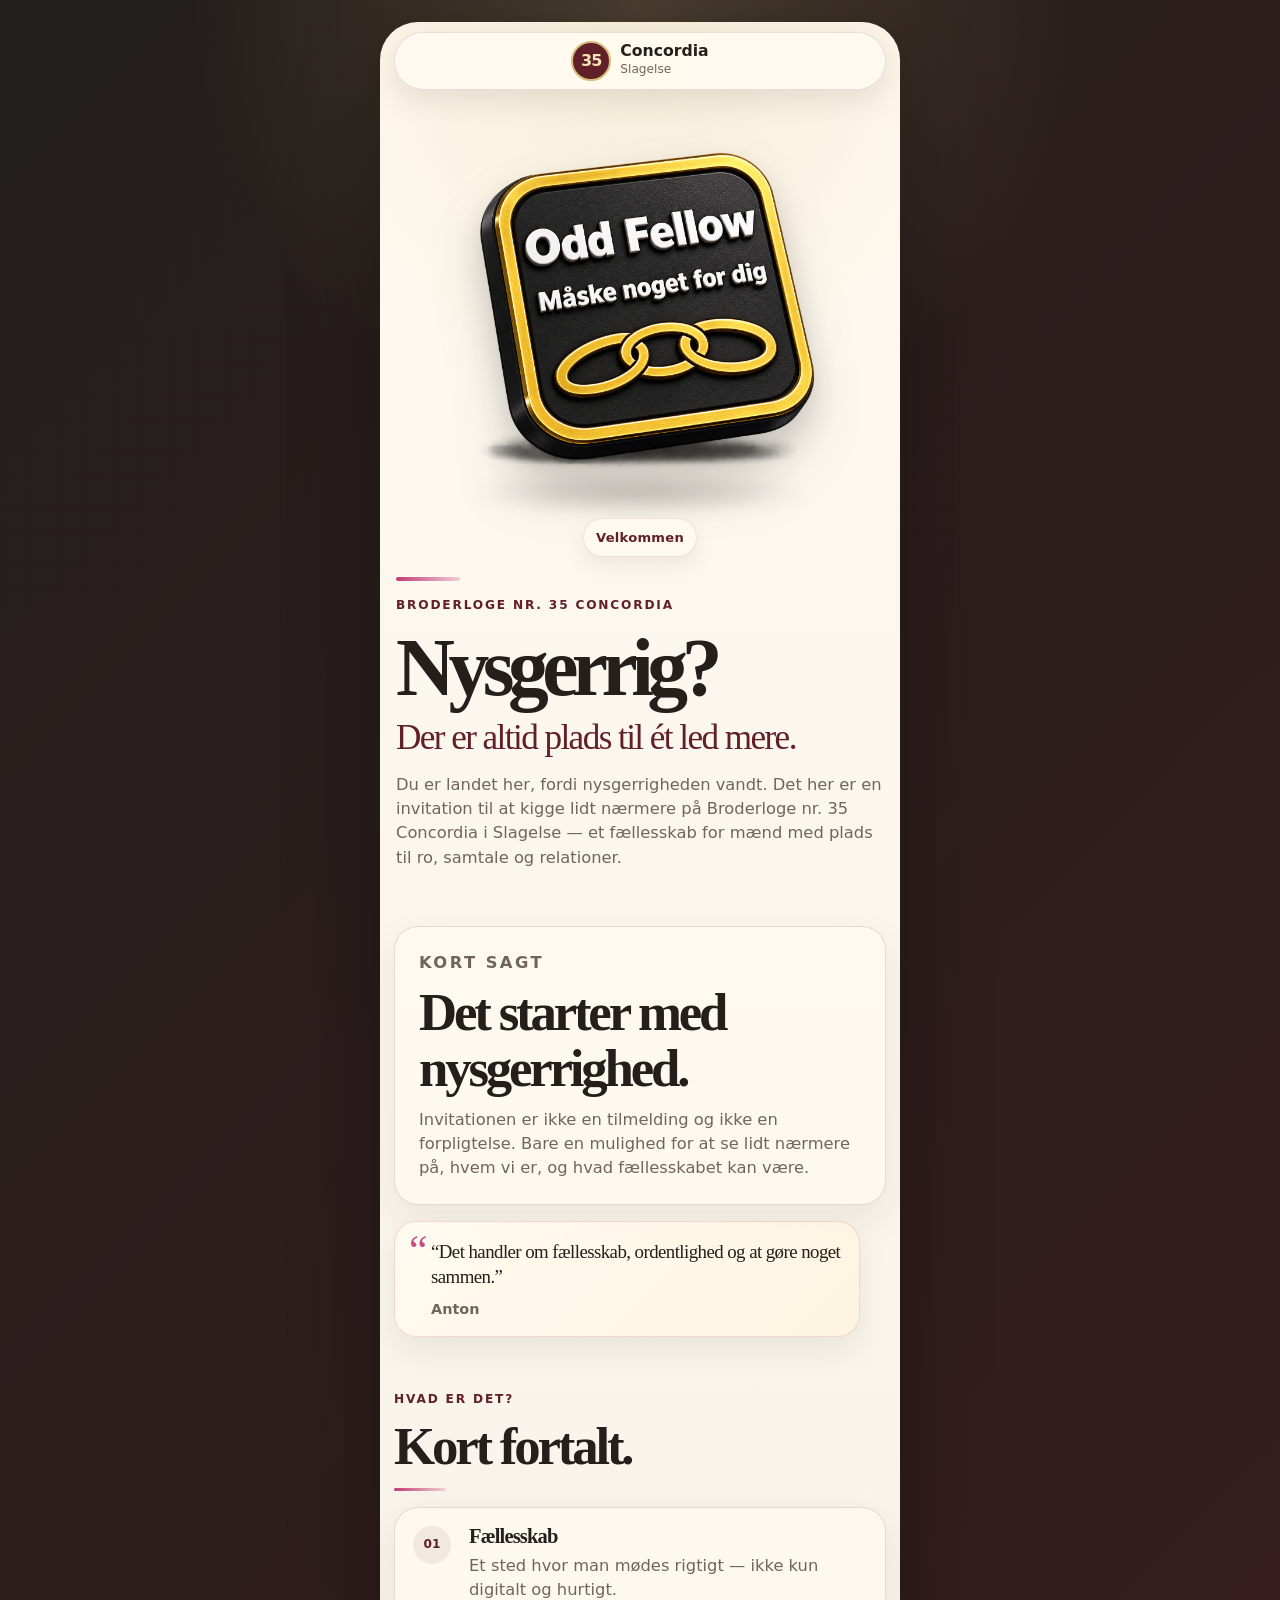
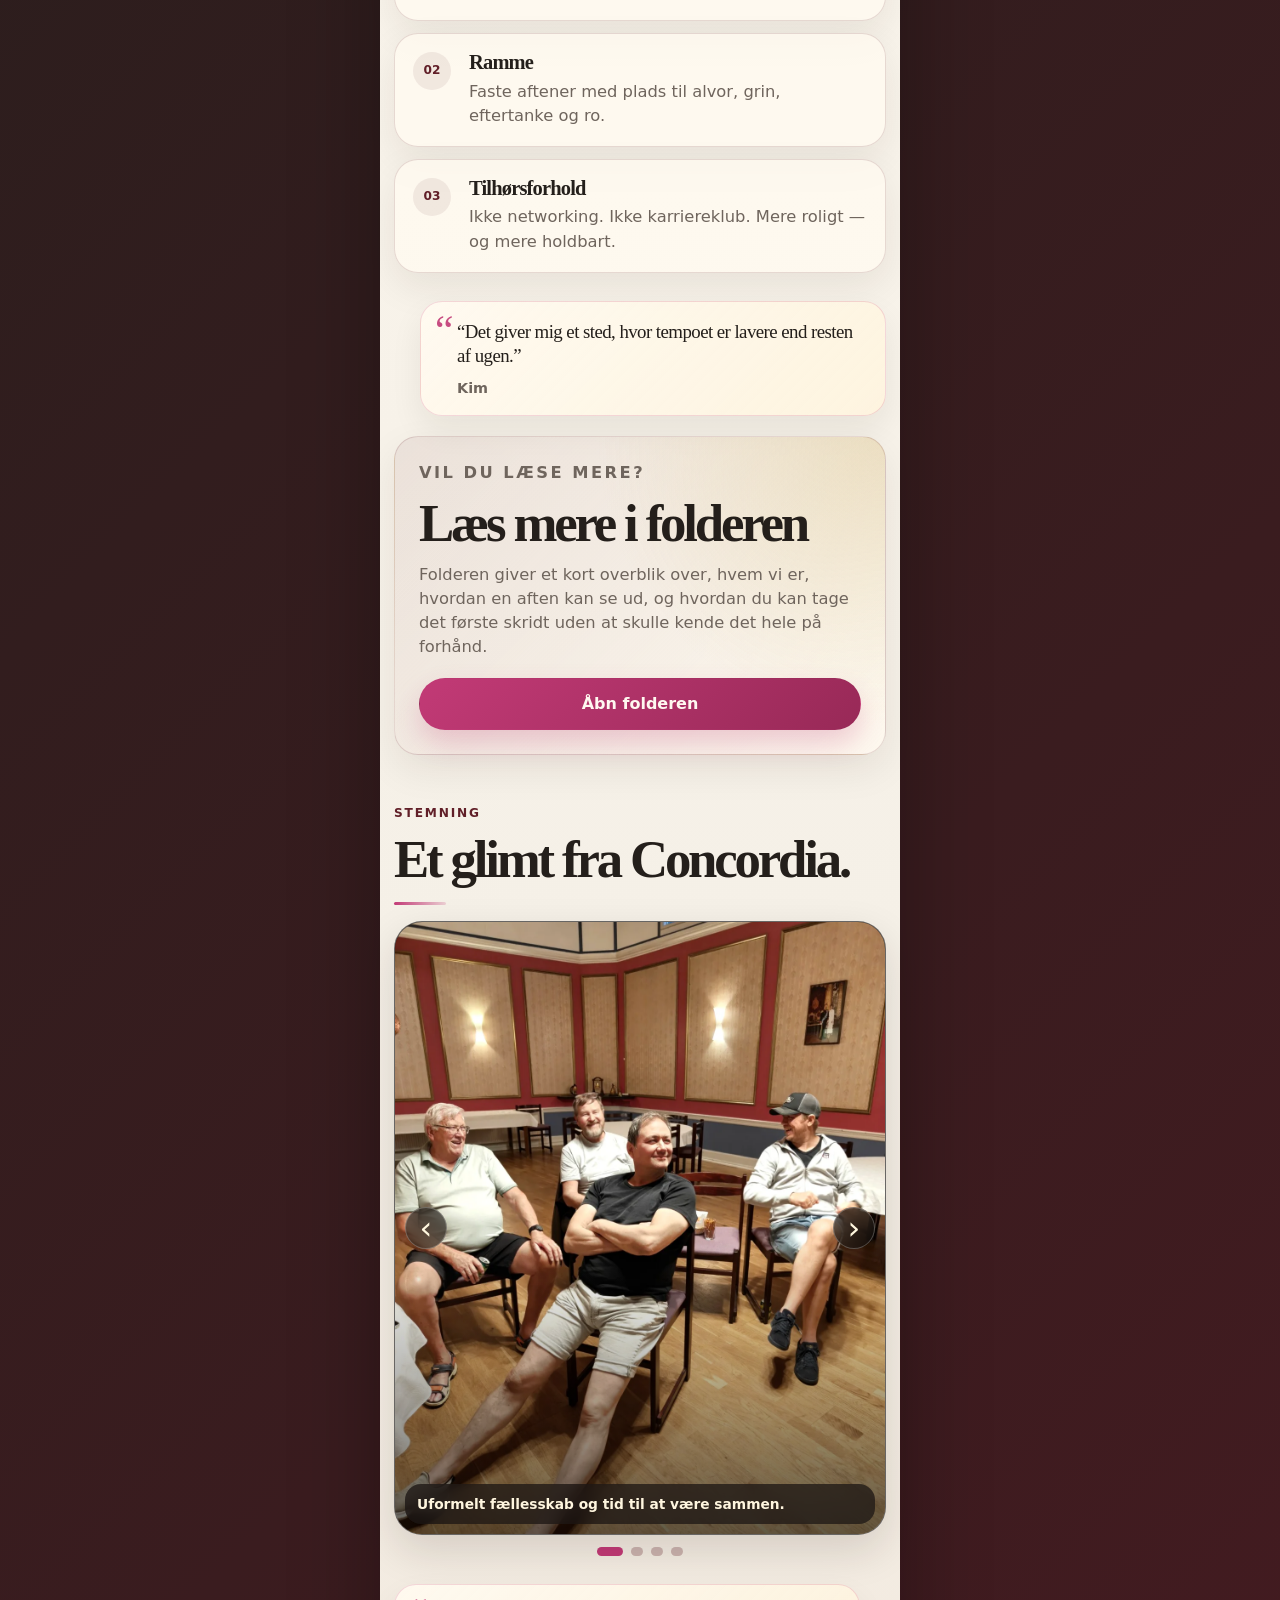
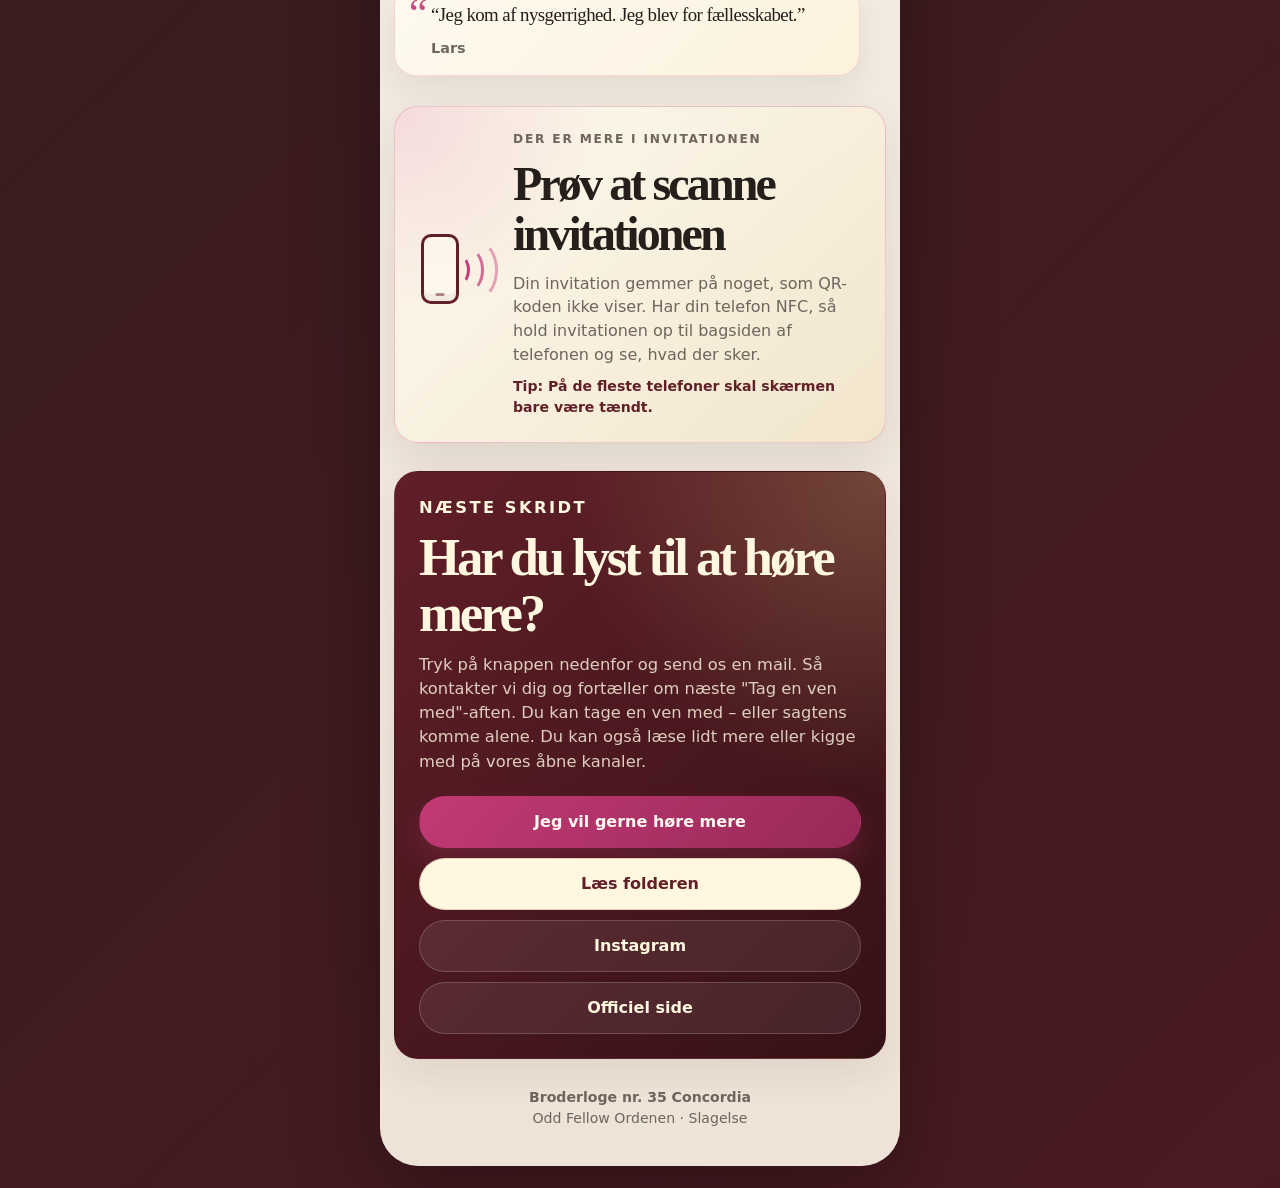
<file: index.html>
<!doctype html>
<html lang="da">
<head>
  <meta charset="utf-8" />
  <meta name="viewport" content="width=device-width, initial-scale=1, viewport-fit=cover" />
  <title>Nysgerrig? · 35 Concordia</title>
  <meta name="description" content="En invitation fra Broderloge nr. 35 Concordia i Slagelse. Der er altid plads til ét led mere." />
  <meta name="theme-color" content="#c23a76" />
  <meta property="og:title" content="Nysgerrig? · 35 Concordia" />
  <meta property="og:description" content="En invitation til at lære Broderloge nr. 35 Concordia i Slagelse lidt bedre at kende." />
  <meta property="og:image" content="assets/invitation.png" />
  <link rel="icon" href="assets/favicon.svg" type="image/svg+xml" />
  <link rel="stylesheet" href="styles.css" />
</head>
<body>
  <!--
    Landingsside til QR-koden på Concordias 3D-printede invitation.

    Hero-billedet ligger i /assets/invitation.png.

    Rediger links her:
    Folder: https://concordia35.github.io/Folder/
    Kontaktmail: info35@concordia.oddfellow.dk
  -->

  <div class="page-shell">
    <header class="topbar" aria-label="Topmenu">
      <a class="brand" href="#top" aria-label="Til toppen">
        <span class="brand-mark">35</span>
        <span>
          <strong>Concordia</strong>
          <small>Slagelse</small>
        </span>
      </a>
    </header>

    <main id="top">
      <section class="hero">
        <div class="invitation-card reveal">
          <img src="assets/invitation.png" alt="3D-printet invitation fra Broderloge nr. 35 Concordia" fetchpriority="high" />
          <div class="invitation-label">
            <span>Velkommen</span>
          </div>
        </div>

        <div class="hero-copy reveal">
          <p class="eyebrow">Broderloge nr. 35 Concordia</p>
          <h1>Nysgerrig?</h1>
          <p class="lead">Der er altid plads til ét led mere.</p>
          <p class="intro">
            Du er landet her, fordi nysgerrigheden vandt. Det her er en invitation til at kigge lidt nærmere på Broderloge nr. 35 Concordia i Slagelse — et fællesskab for mænd med plads til ro, samtale og relationer.
          </p>
        </div>
      </section>

      <section class="quick-card reveal" aria-labelledby="kort-sagt">
        <p class="eyebrow">Kort sagt</p>
        <h2 id="kort-sagt">Det starter med nysgerrighed.</h2>
        <p>
          Invitationen er ikke en tilmelding og ikke en forpligtelse. Bare en mulighed for at se lidt nærmere på, hvem vi er, og hvad fællesskabet kan være.
        </p>
      </section>

      <aside class="pull-quote reveal pull-quote-left" aria-label="Citat fra en broder">
        <p>“Det handler om fællesskab, ordentlighed og at gøre noget sammen.”</p>
        <span>Anton</span>
      </aside>

      <section class="info-section reveal" aria-labelledby="hvad-er-det">
        <div class="section-title">
          <p class="eyebrow">Hvad er det?</p>
          <h2 id="hvad-er-det">Kort fortalt.</h2>
        </div>
        <div class="info-list" aria-label="Tre korte beskrivelser">
          <article class="mini-card">
            <span>01</span>
            <div>
              <h3>Fællesskab</h3>
              <p>Et sted hvor man mødes rigtigt — ikke kun digitalt og hurtigt.</p>
            </div>
          </article>
          <article class="mini-card">
            <span>02</span>
            <div>
              <h3>Ramme</h3>
              <p>Faste aftener med plads til alvor, grin, eftertanke og ro.</p>
            </div>
          </article>
          <article class="mini-card">
            <span>03</span>
            <div>
              <h3>Tilhørsforhold</h3>
              <p>Ikke networking. Ikke karriereklub. Mere roligt — og mere holdbart.</p>
            </div>
          </article>
        </div>
      </section>

      <aside class="pull-quote reveal pull-quote-right" aria-label="Citat fra en broder">
        <p>“Det giver mig et sted, hvor tempoet er lavere end resten af ugen.”</p>
        <span>Kim</span>
      </aside>

      <section id="folder" class="folder-card reveal" aria-labelledby="folder-title">
        <div>
          <p class="eyebrow">Vil du læse mere?</p>
          <h2 id="folder-title">Læs mere i folderen</h2>
          <p>
            Folderen giver et kort overblik over, hvem vi er, hvordan en aften kan se ud, og hvordan du kan tage det første skridt uden at skulle kende det hele på forhånd.
          </p>
        </div>
        <a class="btn primary" href="https://concordia35.github.io/Folder/">Åbn folderen</a>
      </section>

      <section class="slideshow-section reveal" aria-labelledby="stemning">
        <div class="section-title">
          <p class="eyebrow">Stemning</p>
          <h2 id="stemning">Et glimt fra Concordia.</h2>
        </div>

        <div class="slideshow" aria-roledescription="slideshow" aria-label="Stemningsbilleder fra Concordia">
          <figure class="slide is-active brothers-slide">
            <img src="assets/atmosphere-brothers.webp" alt="Brødre samlet i afslappede omgivelser" loading="lazy" decoding="async" />
            <figcaption>Uformelt fællesskab og tid til at være sammen.</figcaption>
          </figure>
          <figure class="slide billiard-slide">
            <img src="assets/atmosphere-billiard.webp" alt="Billard i logens rammer" loading="lazy" decoding="async" />
            <figcaption>Aktiviteter, gode grin og uformelt samvær.</figcaption>
          </figure>
          <figure class="slide guitar-slide">
            <img src="assets/atmosphere-guitar.webp" alt="Musik og samvær ved et bord i logen" loading="lazy" decoding="async" />
            <figcaption>Stemning, tradition og nærvær.</figcaption>
          </figure>
          <figure class="slide hall-slide">
            <img src="assets/atmosphere-hall.webp" alt="Brødre samlet i logesalen" loading="lazy" decoding="async" />
            <figcaption>En fast ramme omkring aftenen.</figcaption>
          </figure>

          <button class="slide-btn prev" type="button" aria-label="Forrige billede">‹</button>
          <button class="slide-btn next" type="button" aria-label="Næste billede">›</button>
        </div>

        <div class="dots" aria-label="Vælg billede">
          <button type="button" class="dot is-active" aria-label="Vis billede 1"></button>
          <button type="button" class="dot" aria-label="Vis billede 2"></button>
          <button type="button" class="dot" aria-label="Vis billede 3"></button>
          <button type="button" class="dot" aria-label="Vis billede 4"></button>
        </div></section>

      <aside class="pull-quote reveal pull-quote-left" aria-label="Citat fra en broder">
        <p>“Jeg kom af nysgerrighed. Jeg blev for fællesskabet.”</p>
        <span>Lars</span>
      </aside>

      <section class="secret-card reveal" aria-labelledby="nfc-title">
        <div class="nfc-symbol" aria-hidden="true">
          <span class="phone-shape"></span>
          <span class="wave wave-1"></span>
          <span class="wave wave-2"></span>
          <span class="wave wave-3"></span>
        </div>
        <div>
          <p class="eyebrow">Der er mere i invitationen</p>
          <h2 id="nfc-title">Prøv at scanne invitationen</h2>
          <p>
            Din invitation gemmer på noget, som QR-koden ikke viser. Har din telefon NFC, så hold invitationen op til bagsiden af telefonen og se, hvad der sker.
          </p>
          <p class="secret-hint">Tip: På de fleste telefoner skal skærmen bare være tændt.</p>
        </div>
      </section>

      

      <section id="kontakt" class="contact-card reveal" aria-labelledby="kontakt-title">
        <p class="eyebrow">Næste skridt</p>
        <h2 id="kontakt-title">Har du lyst til at høre mere?</h2>
        <p>
          Tryk på knappen nedenfor og send os en mail. Så kontakter vi dig og fortæller om næste "Tag en ven med"-aften. Du kan tage en ven med – eller sagtens komme alene. Du kan også læse lidt mere eller kigge med på vores åbne kanaler.
        </p>
        <div class="contact-grid">
          <a class="btn primary" href="mailto:info35@concordia.oddfellow.dk?subject=Interesseret%20i%20Tag%20en%20ven%20med-aften%20%E2%80%93%20Concordia&body=Hej%20Concordia%0A%0AJeg%20kunne%20godt%20t%C3%A6nke%20mig%20at%20h%C3%B8re%20mere%20om%20jeres%20n%C3%A6ste%20%22Tag%20en%20ven%20med%22-aften.%0A%0AI%20m%C3%A5%20gerne%20kontakte%20mig%20med%20mere%20information.%0A%0AVenlig%20hilsen%0A%5BNavn%5D">Jeg vil gerne høre mere</a>
          <a class="btn secondary" href="https://concordia35.github.io/Folder/">Læs folderen</a>
          <a class="btn light" href="https://www.instagram.com/oddfellow.concordia35/">Instagram</a>
          <a class="btn light" href="https://concordia.oddfellow.dk/">Officiel side</a>
        </div>
      </section>
    </main>

    <footer class="footer">
      <p><strong>Broderloge nr. 35 Concordia</strong><br>Odd Fellow Ordenen · Slagelse</p>
    </footer>
  </div>


  

  <script src="script.js"></script>
</body>
</html>
</file>
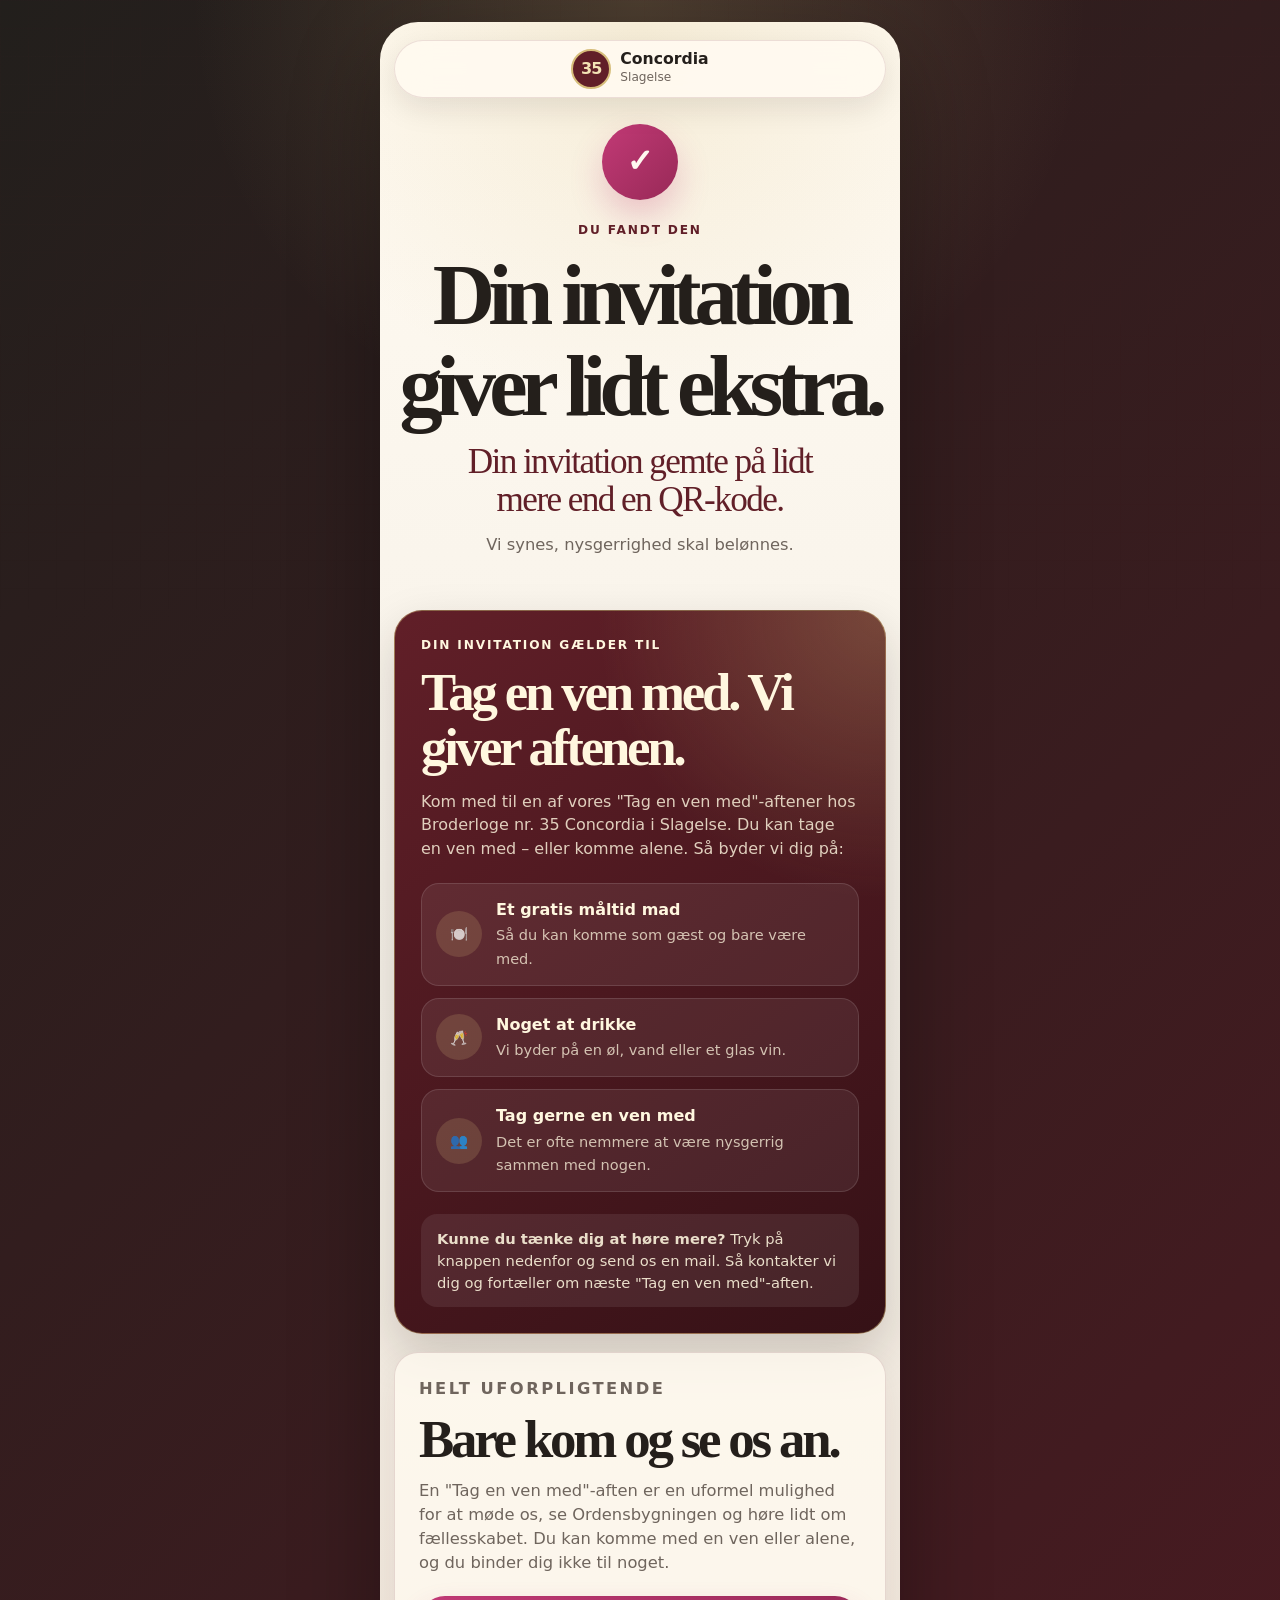
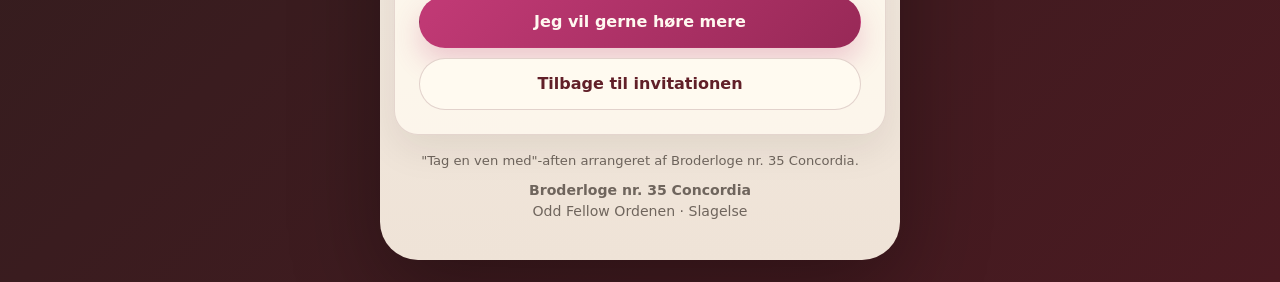
<file: ekstra/index.html>
<!doctype html>
<html lang="da">
<head>
  <meta charset="utf-8" />
  <meta name="viewport" content="width=device-width, initial-scale=1, viewport-fit=cover" />
  <title>Din invitation · 35 Concordia</title>
  <meta name="description" content="Din invitation fra Broderloge nr. 35 Concordia i Slagelse giver lidt ekstra til en Tag en ven med-aften." />
  <meta name="theme-color" content="#611f28" />
  <meta name="robots" content="noindex, nofollow" />
  <link rel="icon" href="../assets/favicon.svg" type="image/svg+xml" />
  <link rel="stylesheet" href="../styles.css" />
</head>
<body class="secret-page">
  <div class="page-shell">
    <header class="topbar" aria-label="Topmenu">
      <a class="brand" href="../" aria-label="Til forsiden">
        <span class="brand-mark">35</span>
        <span><strong>Concordia</strong><small>Slagelse</small></span>
      </a>
    </header>

    <main>
      <section class="secret-hero reveal">
        <div class="secret-badge" aria-hidden="true">✓</div>
        <p class="eyebrow">Du fandt den</p>
        <h1>Din invitation giver lidt ekstra.</h1>
        <p class="lead">Din invitation gemte på lidt mere end en QR-kode.</p>
        <p class="intro">Vi synes, nysgerrighed skal belønnes.</p>
      </section>

      <section class="reward-card reveal" aria-labelledby="reward-title">
        <p class="eyebrow">Din invitation gælder til</p>
        <h2 id="reward-title">Tag en ven med. Vi giver aftenen.</h2>
        <p>Kom med til en af vores "Tag en ven med"-aftener hos Broderloge nr. 35 Concordia i Slagelse. Du kan tage en ven med – eller komme alene. Så byder vi dig på:</p>

        <div class="reward-list">
          <div class="reward-item">
            <span class="reward-icon" aria-hidden="true">🍽️</span>
            <div><strong>Et gratis måltid mad</strong><span>Så du kan komme som gæst og bare være med.</span></div>
          </div>
          <div class="reward-item">
            <span class="reward-icon" aria-hidden="true">🥂</span>
            <div><strong>Noget at drikke</strong><span>Vi byder på en øl, vand eller et glas vin.</span></div>
          </div>
          <div class="reward-item">
            <span class="reward-icon" aria-hidden="true">👥</span>
            <div><strong>Tag gerne en ven med</strong><span>Det er ofte nemmere at være nysgerrig sammen med nogen.</span></div>
          </div>
        </div>

        <p class="redeem-note"><strong>Kunne du tænke dig at høre mere?</strong> Tryk på knappen nedenfor og send os en mail. Så kontakter vi dig og fortæller om næste "Tag en ven med"-aften.</p>
      </section>

      <section class="quick-card reveal" aria-labelledby="ingen-forpligtelse">
        <p class="eyebrow">Helt uforpligtende</p>
        <h2 id="ingen-forpligtelse">Bare kom og se os an.</h2>
        <p>En "Tag en ven med"-aften er en uformel mulighed for at møde os, se Ordensbygningen og høre lidt om fællesskabet. Du kan komme med en ven eller alene, og du binder dig ikke til noget.</p>
        <div class="secret-actions">
          <a class="btn primary" href="mailto:info35@concordia.oddfellow.dk?subject=Interesseret%20i%20Tag%20en%20ven%20med-aften%20%E2%80%93%20Concordia&body=Hej%20Concordia%0A%0AJeg%20kunne%20godt%20t%C3%A6nke%20mig%20at%20h%C3%B8re%20mere%20om%20jeres%20n%C3%A6ste%20%22Tag%20en%20ven%20med%22-aften.%0A%0AI%20m%C3%A5%20gerne%20kontakte%20mig%20med%20mere%20information.%0A%0AVenlig%20hilsen%0A%5BNavn%5D">Jeg vil gerne høre mere</a>
          <a class="btn secondary" href="../">Tilbage til invitationen</a>
        </div>
      </section>

      <p class="secret-smallprint">"Tag en ven med"-aften arrangeret af Broderloge nr. 35 Concordia.</p>
    </main>

    <footer class="footer">
      <p><strong>Broderloge nr. 35 Concordia</strong><br>Odd Fellow Ordenen · Slagelse</p>
    </footer>
  </div>
  <script src="../script.js"></script>
</body>
</html>
</file>
<file: styles.css>
:root {
  --bg: #f5f0e7;
  --card: #fffaf0;
  --ink: #241f1b;
  --muted: #6f655d;
  --bordo: #611f28;
  --bordo-dark: #351116;
  --gold: #d6bd7a;
  --gold-soft: #f2e2b4;
  --cyclamen: #c23a76;
  --cyclamen-dark: #982957;
  --cyclamen-soft: rgba(194, 58, 118, .12);
  --line: rgba(97, 31, 40, .15);
  --shadow: 0 18px 48px rgba(33, 22, 16, .14);
  --radius: 24px;
  --page: 520px;
}

* { box-sizing: border-box; }
html { scroll-behavior: smooth; }
body {
  margin: 0;
  color: var(--ink);
  font-family: Inter, ui-sans-serif, system-ui, -apple-system, BlinkMacSystemFont, "Segoe UI", sans-serif;
  background:
    radial-gradient(circle at top, rgba(214, 189, 122, .30), transparent 26rem),
    linear-gradient(180deg, #fffaf1 0%, var(--bg) 48%, #efe3d7 100%);
  line-height: 1.48;
  -webkit-font-smoothing: antialiased;
  text-rendering: optimizeLegibility;
}

body::before {
  content: "";
  position: fixed;
  inset: 0;
  pointer-events: none;
  background-image:
    linear-gradient(rgba(97, 31, 40, .035) 1px, transparent 1px),
    linear-gradient(90deg, rgba(97, 31, 40, .03) 1px, transparent 1px);
  background-size: 28px 28px;
  mask-image: linear-gradient(to bottom, #000 0%, transparent 72%);
}

a, button { color: inherit; }
button { font: inherit; }
img { display: block; max-width: 100%; }
p, h1, h2, h3, figure, blockquote { margin-top: 0; }

.page-shell {
  width: min(100%, var(--page));
  min-height: 100svh;
  margin: 0 auto;
  padding: 10px 14px 34px;
  position: relative;
}

.topbar {
  position: sticky;
  top: max(8px, env(safe-area-inset-top));
  z-index: 20;
  display: flex;
  justify-content: center;
  align-items: center;
  gap: 12px;
  min-height: 58px;
  padding: 8px 16px;
  border: 1px solid rgba(97,31,40,.12);
  border-radius: 999px;
  background: rgba(255, 250, 240, .92);
  backdrop-filter: blur(16px);
  box-shadow: 0 10px 30px rgba(33, 22, 16, .10);
}

.brand {
  display: inline-flex;
  align-items: center;
  gap: 9px;
  text-decoration: none;
  min-width: 0;
}
.brand-mark {
  display: grid;
  place-items: center;
  width: 40px;
  height: 40px;
  border-radius: 50%;
  flex: 0 0 auto;
  background: var(--bordo);
  color: var(--gold-soft);
  border: 2px solid var(--gold);
  font-weight: 900;
  letter-spacing: -.06em;
}
.brand strong { display: block; line-height: 1; font-size: .98rem; }
.brand small { display: block; margin-top: 2px; color: var(--muted); font-size: .76rem; }

.hero { padding: 18px 0 24px; }
.invitation-card {
  position: relative;
  overflow: visible;
  display: flex;
  flex-direction: column;
  align-items: center;
  padding: 8px 0 0;
  background: transparent;
}
.invitation-card img {
  position: relative;
  z-index: 2;
  width: min(82%, 390px);
  aspect-ratio: 1 / 1;
  object-fit: contain;
  object-position: center;
  filter:
    drop-shadow(0 10px 12px rgba(36,31,27,.10))
    drop-shadow(0 28px 24px rgba(36,31,27,.18));
}
.invitation-card::before {
  content: "";
  position: absolute;
  left: 50%;
  bottom: 44px;
  z-index: 1;
  width: min(72%, 340px);
  height: 40px;
  transform: translateX(-50%);
  border-radius: 50%;
  background: radial-gradient(ellipse at center, rgba(36,31,27,.24) 0%, rgba(36,31,27,.12) 42%, rgba(36,31,27,0) 72%);
  filter: blur(8px);
  pointer-events: none;
}
.invitation-card::after {
  content: none;
}
.invitation-label {
  position: static;
  z-index: 3;
  display: flex;
  justify-content: center;
  margin-top: 12px;
}
.invitation-label span {
  padding: 9px 12px;
  border-radius: 999px;
  color: var(--bordo);
  background: rgba(255, 250, 240, .92);
  backdrop-filter: blur(12px);
  border: 1px solid rgba(194,58,118,.14);
  box-shadow: 0 8px 20px rgba(33, 22, 16, .08);
  font-size: .82rem;
  font-weight: 850;
  letter-spacing: .02em;
}
.hero-copy { padding: 20px 2px 0; }
.hero-copy::before {
  content: "";
  display: block;
  width: 64px;
  height: 4px;
  margin-bottom: 16px;
  border-radius: 999px;
  background: linear-gradient(90deg, var(--cyclamen), rgba(194,58,118,.22));
}
.eyebrow {
  margin-bottom: 10px;
  color: var(--bordo);
  font-size: .76rem;
  font-weight: 900;
  letter-spacing: .15em;
  text-transform: uppercase;
}
h1, h2, h3 {
  font-family: Georgia, "Times New Roman", serif;
  line-height: 1.05;
  color: var(--ink);
}
h1 {
  margin-bottom: 8px;
  font-size: clamp(3.4rem, 16vw, 5.1rem);
  letter-spacing: -.08em;
}
h2 {
  margin-bottom: 14px;
  font-size: clamp(2rem, 9.5vw, 3.3rem);
  letter-spacing: -.06em;
}
h3 {
  margin-bottom: 6px;
  font-size: 1.28rem;
  letter-spacing: -.04em;
}
.lead {
  margin-bottom: 16px;
  color: var(--bordo);
  font-family: Georgia, "Times New Roman", serif;
  font-size: clamp(1.55rem, 7vw, 2.2rem);
  line-height: 1.08;
  letter-spacing: -.045em;
}
.intro, .quick-card p, .folder-card p, .contact-card p, .mini-card p {
  color: var(--muted);
  font-size: 1.02rem;
}
.contact-grid {
  display: grid;
  gap: 10px;
  margin-top: 22px;
}
.btn {
  display: inline-flex;
  align-items: center;
  justify-content: center;
  min-height: 52px;
  padding: 13px 16px;
  border-radius: 999px;
  border: 1px solid transparent;
  text-decoration: none;
  font-weight: 900;
  text-align: center;
  -webkit-tap-highlight-color: transparent;
  cursor: pointer;
}
.btn.primary {
  background: linear-gradient(135deg, var(--cyclamen), var(--cyclamen-dark));
  color: #fff8f0;
  box-shadow: 0 14px 28px rgba(194,58,118,.24);
}
.btn.secondary {
  background: var(--card);
  color: var(--bordo);
  border-color: rgba(97,31,40,.18);
}
.btn.light {
  background: rgba(255,250,240,.72);
  color: var(--muted);
  border-color: rgba(97,31,40,.14);
}
.btn.wide { width: 100%; margin-top: 12px; }
.btn:focus-visible, .slide-btn:focus-visible, .dot:focus-visible {
  outline: 3px solid rgba(194,58,118,.30);
  outline-offset: 2px;
}


.quick-card, .folder-card, .contact-card, .mini-card, blockquote {
  border: 1px solid var(--line);
  border-radius: var(--radius);
  background: rgba(255,250,240,.78);
  box-shadow: 0 14px 38px rgba(33, 22, 16, .08);
}
.quick-card, .folder-card, .contact-card {
  padding: 24px;
  margin: 16px 0;
}
.quick-card h2, .folder-card h2, .contact-card h2 { margin-bottom: 12px; }
.quick-card p:last-child, .folder-card p:last-child, .contact-card p:last-child { margin-bottom: 0; }
.folder-card {
  background:
    radial-gradient(circle at right top, rgba(214,189,122,.34), transparent 18rem),
    linear-gradient(135deg, rgba(97,31,40,.08), rgba(255,250,240,.88));
}
.folder-card .btn { margin-top: 18px; width: 100%; }

.info-section, .slideshow-section { padding: 34px 0 14px; }
.section-title { margin-bottom: 16px; }
.section-title::after {
  content: "";
  display: block;
  width: 52px;
  height: 3px;
  margin-top: 14px;
  border-radius: 999px;
  background: linear-gradient(90deg, var(--cyclamen), rgba(194,58,118,.18));
}
.section-title h2 { margin-bottom: 0; }
.info-list { display: grid; gap: 12px; }
.mini-card {
  display: grid;
  grid-template-columns: 42px 1fr;
  gap: 14px;
  align-items: start;
  padding: 18px;
}
.mini-card span {
  display: inline-grid;
  place-items: center;
  width: 38px;
  height: 38px;
  border-radius: 50%;
  background: rgba(97,31,40,.08);
  color: var(--bordo);
  font-size: .76rem;
  font-weight: 900;
}
.mini-card p { margin-bottom: 0; }

.slideshow {
  position: relative;
  overflow: hidden;
  border-radius: 28px;
  background: #211d1a;
  box-shadow: 0 16px 42px rgba(33, 22, 16, .14);
  border: 1px solid rgba(255,255,255,.32);
}
.slide {
  display: none;
  position: relative;
  margin: 0;
}
.slide.is-active { display: block; }
.slide img {
  width: 100%;
  aspect-ratio: 4 / 5;
  object-fit: cover;
  object-position: center;
}
.brothers-slide img { object-position: center 52%; }
.billiard-slide img { object-position: center 22%; }
.guitar-slide img { object-position: center 34%; }
.hall-slide img { object-position: center 36%; }
.slide::after {
  content: "";
  position: absolute;
  inset: auto 0 0;
  height: 48%;
  background: linear-gradient(to top, rgba(0,0,0,.62), transparent);
  pointer-events: none;
}
figcaption {
  position: absolute;
  left: 10px;
  right: 10px;
  bottom: 10px;
  z-index: 2;
  padding: 10px 12px;
  border-radius: 16px;
  color: #fff6df;
  background: rgba(26,20,18,.72);
  backdrop-filter: blur(10px);
  font-size: .86rem;
  font-weight: 760;
}
.slide-btn {
  position: absolute;
  top: 50%;
  z-index: 4;
  transform: translateY(-50%);
  width: 42px;
  height: 42px;
  border: 1px solid rgba(255,255,255,.24);
  border-radius: 50%;
  color: #fff7df;
  background: rgba(20,18,16,.58);
  backdrop-filter: blur(10px);
  font-size: 2rem;
  line-height: 1;
  cursor: pointer;
}
.slide-btn.prev { left: 10px; }
.slide-btn.next { right: 10px; }
.dots {
  display: flex;
  justify-content: center;
  gap: 8px;
  padding: 12px 0 0;
}
.dot {
  width: 9px;
  height: 9px;
  border: 0;
  border-radius: 999px;
  background: rgba(97,31,40,.28);
  cursor: pointer;
}
.dot.is-active {
  width: 26px;
  background: var(--cyclamen);
}

.pull-quote {
  position: relative;
  margin: 14px 0 20px;
  padding: 18px 18px 16px;
  border: 1px solid rgba(194,58,118,.18);
  border-radius: 22px;
  background: linear-gradient(135deg, rgba(255,250,240,.94), rgba(255,244,220,.78));
  box-shadow: 0 14px 32px rgba(33, 22, 16, .07);
}
.pull-quote::before {
  content: "“";
  position: absolute;
  top: 8px;
  left: 14px;
  color: var(--cyclamen);
  font-family: Georgia, "Times New Roman", serif;
  font-size: 2.6rem;
  line-height: 1;
  opacity: .9;
}
.pull-quote p {
  margin: 0 0 10px;
  padding-left: 18px;
  color: var(--ink);
  font-family: Georgia, "Times New Roman", serif;
  font-size: 1.18rem;
  line-height: 1.28;
  letter-spacing: -.03em;
}
.pull-quote span {
  display: block;
  padding-left: 18px;
  color: var(--muted);
  font-size: .9rem;
  font-weight: 850;
}
.pull-quote-left { margin-right: 26px; }
.pull-quote-right { margin-left: 26px; }

.contact-card {
  margin-top: 28px;
  margin-bottom: 18px;
  color: #fff7df;
  background:
    radial-gradient(circle at right top, rgba(214,189,122,.28), transparent 20rem),
    linear-gradient(135deg, var(--bordo), var(--bordo-dark));
}
.contact-card h2, .contact-card .eyebrow { color: #fff7df; }
.contact-card p { color: rgba(255,247,223,.82); }
.contact-card .btn.secondary { background: #fff7df; }
.contact-card .btn.light {
  background: rgba(255,255,255,.08);
  border-color: rgba(255,255,255,.18);
  color: #fff7df;
}
.contact-grid { grid-template-columns: 1fr; }

.footer {
  padding: 10px 4px 4px;
  color: var(--muted);
  text-align: center;
  font-size: .88rem;
}
.footer p { margin-bottom: 0; }

.reveal {
  opacity: 0;
  transform: translateY(14px);
  transition: opacity .55s ease, transform .55s ease;
}
.reveal.visible { opacity: 1; transform: translateY(0); }

@media (min-width: 760px) {
  body {
    background:
      radial-gradient(circle at top, rgba(214, 189, 122, .20), transparent 28rem),
      linear-gradient(135deg, #221f1c 0%, #4a1a21 100%);
  }
  .page-shell {
    margin-top: 22px;
    margin-bottom: 22px;
    border-radius: 38px;
    background:
      radial-gradient(circle at top, rgba(214,189,122,.22), transparent 24rem),
      linear-gradient(180deg, #fffaf1 0%, var(--bg) 58%, #efe3d7 100%);
    box-shadow: 0 30px 90px rgba(0,0,0,.32);
  }
}

@media (max-width: 390px) {
  .page-shell { padding-left: 10px; padding-right: 10px; }
  .pull-quote-left, .pull-quote-right { margin-left: 0; margin-right: 0; }
  .invitation-card img { width: 90%; }
  .topbar { min-height: 54px; }
  .brand small { display: none; }
  .brand-mark { width: 36px; height: 36px; }
}

@media (prefers-reduced-motion: reduce) {
  html, .slideshow, .slide-btn, .dot { scroll-behavior: auto; }
  .reveal { opacity: 1; transform: none; transition: none; }
}

/* NFC-side */
.secret-card {
  display: grid;
  grid-template-columns: 76px 1fr;
  gap: 18px;
  align-items: center;
  margin: 30px 0 18px;
  padding: 24px;
  overflow: hidden;
  border: 1px solid rgba(194,58,118,.22);
  border-radius: var(--radius);
  background:
    radial-gradient(circle at left top, rgba(194,58,118,.16), transparent 13rem),
    linear-gradient(135deg, rgba(255,250,240,.94), rgba(242,226,180,.42));
  box-shadow: 0 16px 40px rgba(33,22,16,.09);
}
.secret-card h2 { margin-bottom: 12px; font-size: clamp(1.9rem, 8.6vw, 3rem); }
.secret-card p { color: var(--muted); margin-bottom: 10px; }
.secret-card .secret-hint { margin-bottom: 0; font-size: .88rem; font-weight: 760; color: var(--bordo); }
.nfc-symbol {
  position: relative;
  width: 76px;
  height: 96px;
  flex: 0 0 auto;
}
.phone-shape {
  position: absolute;
  left: 2px;
  top: 8px;
  width: 38px;
  height: 70px;
  border: 3px solid var(--bordo);
  border-radius: 10px;
  background: rgba(255,250,240,.66);
  box-shadow: inset 0 -7px 0 rgba(97,31,40,.06);
}
.phone-shape::after {
  content: "";
  position: absolute;
  left: 50%;
  bottom: 5px;
  width: 9px;
  height: 3px;
  transform: translateX(-50%);
  border-radius: 999px;
  background: var(--bordo);
  opacity: .5;
}
.wave {
  position: absolute;
  border: 3px solid var(--cyclamen);
  border-left-color: transparent;
  border-top-color: transparent;
  border-bottom-color: transparent;
  border-radius: 50%;
  transform: rotate(0deg);
}
.wave-1 { left: 33px; top: 30px; width: 18px; height: 28px; }
.wave-2 { left: 35px; top: 22px; width: 30px; height: 44px; opacity: .72; }
.wave-3 { left: 37px; top: 14px; width: 42px; height: 60px; opacity: .42; }

/* Skjult NFC-side */
.secret-page .page-shell { overflow: hidden; }
.secret-hero { padding: 34px 0 18px; text-align: center; }
.secret-badge {
  display: inline-grid;
  place-items: center;
  width: 76px;
  height: 76px;
  margin-bottom: 22px;
  border-radius: 50%;
  color: #fff8f0;
  background: linear-gradient(135deg, var(--cyclamen), var(--cyclamen-dark));
  box-shadow: 0 16px 32px rgba(194,58,118,.25);
  font-size: 2rem;
  font-weight: 950;
}
.secret-hero h1 {
  margin-bottom: 12px;
  font-size: clamp(3.2rem, 16vw, 5.4rem);
}
.secret-hero .lead { max-width: 390px; margin: 0 auto 14px; }
.reward-card {
  margin: 18px 0;
  padding: 26px;
  border: 1px solid rgba(214,189,122,.48);
  border-radius: 28px;
  color: #fff7df;
  background:
    radial-gradient(circle at right top, rgba(214,189,122,.28), transparent 18rem),
    linear-gradient(145deg, var(--bordo), var(--bordo-dark));
  box-shadow: 0 20px 48px rgba(33,22,16,.18);
}
.reward-card .eyebrow, .reward-card h2 { color: #fff7df; }
.reward-card > p { color: rgba(255,247,223,.82); }
.reward-list { display: grid; gap: 12px; margin: 22px 0; }
.reward-item {
  display: grid;
  grid-template-columns: 46px 1fr;
  gap: 14px;
  align-items: center;
  padding: 14px;
  border: 1px solid rgba(255,255,255,.12);
  border-radius: 18px;
  background: rgba(255,255,255,.07);
}
.reward-icon {
  display: grid;
  place-items: center;
  width: 46px;
  height: 46px;
  border-radius: 50%;
  background: rgba(214,189,122,.18);
  font-size: 1.4rem;
}
.reward-item strong { display: block; margin-bottom: 2px; color: #fff7df; }
.reward-item span { color: rgba(255,247,223,.75); font-size: .91rem; }
.redeem-note {
  margin: 18px 0 0;
  padding: 14px 16px;
  border-radius: 16px;
  background: rgba(255,255,255,.08);
  color: rgba(255,247,223,.88) !important;
  font-size: .92rem;
}
.secret-actions { display: grid; gap: 10px; margin-top: 20px; }
.secret-smallprint { margin: 16px 2px 0; color: var(--muted); font-size: .82rem; text-align: center; }

@media (max-width: 420px) {
  .secret-card { grid-template-columns: 1fr; }
  .nfc-symbol { margin: 0 auto; }
}
</file>
